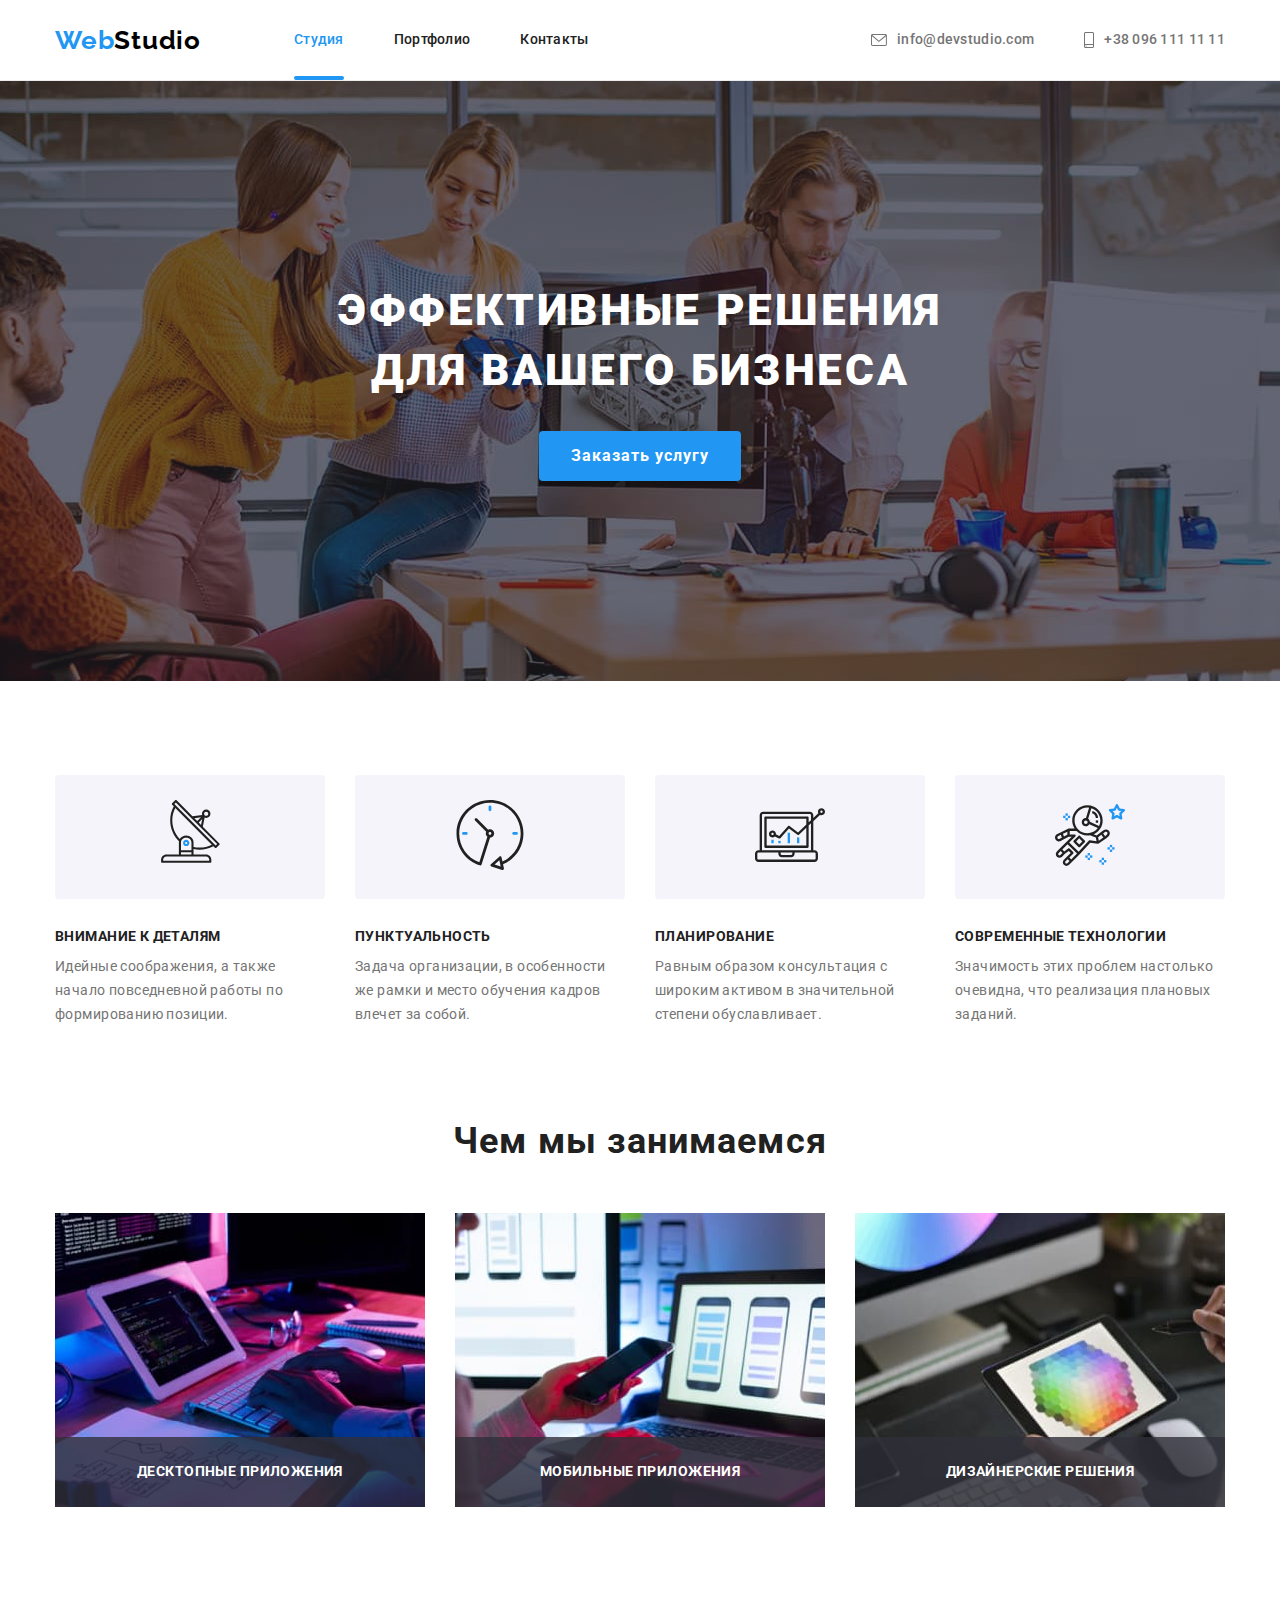
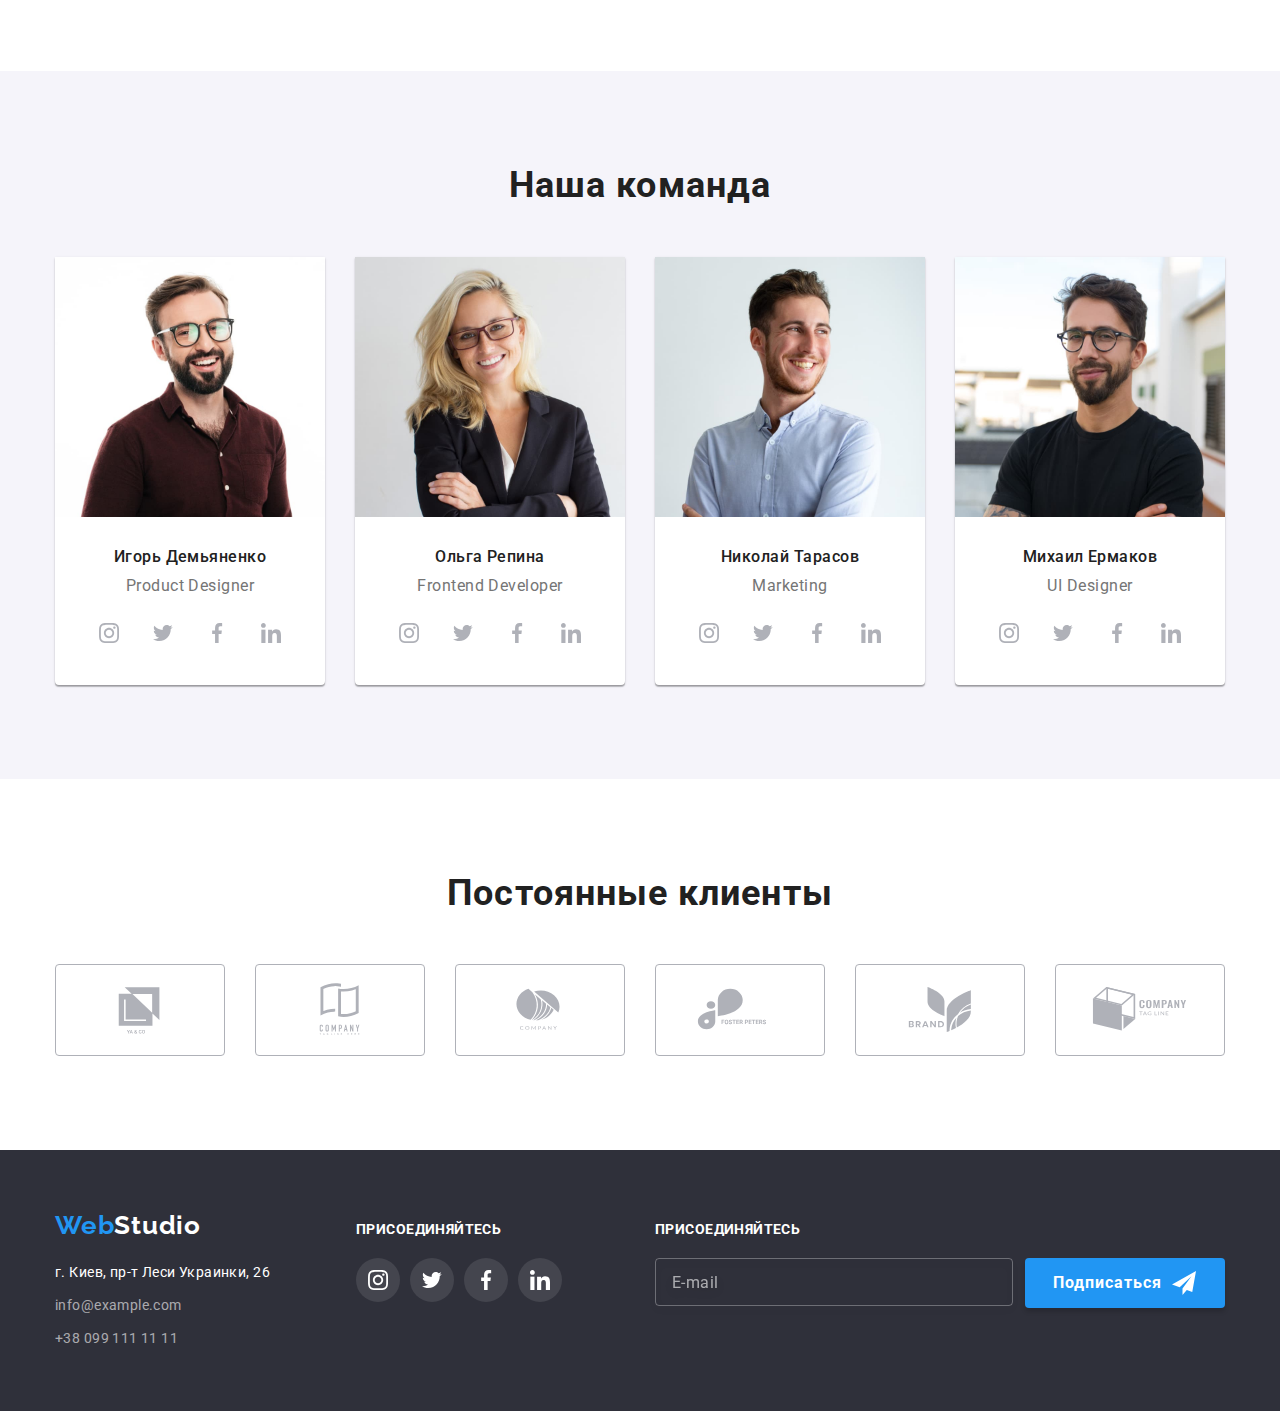
<file: index.html>
<!DOCTYPE html>
<html lang="ru">
  <head>
    <meta charset="UTF-8" />
    <meta http-equiv="X-UA-Compatible" content="IE=edge" />
    <meta name="viewport" content="width=device-width, initial-scale=1.0" />
    <title>Студия</title>
    <link rel="preconnect" href="https://fonts.googleapis.com" />
    <link rel="preconnect" href="https://fonts.gstatic.com" crossorigin />
    <link
      href="https://fonts.googleapis.com/css2?family=Raleway:wght@700&family=Roboto:wght@400;500;700;900&display=swap"
      rel="stylesheet"
    />
    <link
      rel="stylesheet"
      href="https://cdnjs.cloudflare.com/ajax/libs/modern-normalize/1.1.0/modern-normalize.min.css"
    />
    <link rel="stylesheet" href="./css/styles.css" />
  </head>
  <body>
    <header class="page-header">
      <div class="container">
        <nav class="main-nav">
          <a class="logo-blue text-decoration-nav" href="./index.html" lang="en"
            >Web<span class="logo-dark">Studio</span></a
          >
          <ul class="site-nav site-ul site-nav-header">
            <li class="item">
              <a href="./index.html" class="site-nav-item text-decoration-nav current">Студия</a>
            </li>
            <li class="item">
              <a href="./portfolio.html" class="site-nav-item text-decoration-nav">Портфолио</a>
            </li>
            <li class="item">
              <a href="" class="site-nav-item text-decoration-nav">Контакты</a>
            </li>
          </ul>
        </nav>
        <ul class="contacts-header site-ul site-nav-header">
          <li class="item">
            <a
              class="contacts-item contacts-item-mail text-decoration-nav"
              href="mailto:info@devstudio.com"
            >
              <svg class="icon-email" width="16" height="12">
                <use href="./images/sprite.svg#icon-email"></use>
              </svg>
              info@devstudio.com</a
            >
          </li>
          <li class="item">
            <a class="contacts-item contacts-item-tel text-decoration-nav" href="tel:+380961111111">
              <svg class="icon-tel" width="10" height="16">
                <use href="./images/sprite.svg#icon-smartphone"></use>
              </svg>
              +38 096 111 11 11</a
            >
          </li>
        </ul>
      </div>
    </header>
    <main>
      <section class="hero hero-overlay">
        <div class="container">
          <h1 class="hero-title">
            Эффективные решения <span class="indent">для вашего бизнеса</span>
          </h1>
          <button class="hero-button" type="button" data-modal-open>Заказать услугу</button>
          <div class="backdrop is-hidden" data-modal>
            <div class="modal">
              <button data-modal-close class="modal-icon-close">
                <svg width="11" height="11  ">
                  <use class="" href="./images/sprite.svg#icon-close-black"></use>
                </svg>
              </button>
              <form class="contact-form-wrapper">
                <b class="contact-form-title">Оставьте свои данные, мы вам перезвоним</b>
                <label class="contact-form-type"
                  >Имя
                  <span class="contact-form-input-wrapper">
                    <input
                      type="text"
                      name="user_name"
                      class="contact-form-input"
                      required
                      minlength="2"
                      pattern="^[а-яА-Яа-яА-Яa-zA-Z]+\s[а-яА-Яа-яА-Яa-zA-Z]+$"
                    />
                    <svg class="contact-form-icon" width="18" height="18">
                      <use href="./images/sprite.svg#icon-person-black-18dp"></use>
                    </svg>
                  </span>
                </label>
                <label class="contact-form-type"
                  >Телефон
                  <span class="contact-form-input-wrapper">
                    <input
                      type="tel"
                      name="user_phone"
                      class="contact-form-input"
                      required
                      pattern="[0-9]{3}-[0-9]{3}-[0-9]{2}-[0-9]{2}"
                      title="066-xxx-xx-xx"
                    />
                    <svg class="contact-form-icon" width="18" height="18">
                      <use href="./images/sprite.svg#icon-phone-black-18dp"></use>
                    </svg>
                  </span>
                </label>
                <label class="contact-form-type"
                  >Почта
                  <span class="contact-form-input-wrapper">
                    <input type="email" name="user_email" class="contact-form-input" required />
                    <svg class="contact-form-icon" width="18" height="18">
                      <use href="./images/sprite.svg#icon-email-black-18dp"></use>
                    </svg>
                  </span>
                </label>
                <label for="user-confirm" class="contact-form-type">Комментарий</label>
                <textarea
                  name="user_message"
                  class="contact-form-input-message"
                  placeholder="Введите текст"
                ></textarea>
                <span class="confirmation-wrapper">
                  <input
                    type="checkbox"
                    name="user_confirmation"
                    required
                    id="user-confirm"
                    class="contact-form-checkbox visually-hidden"
                  />
                  <label for="user-confirm" class="contact-form-confirm">
                    Соглашаюсь с рассылкой и принимаю
                    <a href="" class="contact-form-confirm-link">Условия договора</a></label
                  >
                </span>

                <button type="submit" class="contact-form-btn">Отправить</button>
              </form>
            </div>
          </div>
        </div>
      </section>
      <section class="features section-no-padding-btm features-list">
        <div class="container">
          <h2 class="section-title visually-hidden">Особенности</h2>
          <ul class="site-ul feature-list">
            <li class="item">
              <div class="features-icon">
                <svg class="icon" width="70" height="70">
                  <use href="./images/sprite.svg#icon-antenna"></use>
                </svg>
              </div>
              <h3 class="features-title">Внимание к деталям</h3>
              <p class="features-description">
                Идейные соображения, а также начало повседневной работы по формированию позиции.
              </p>
            </li>
            <li class="item">
              <div class="features-icon">
                <svg class="icon" width="70" height="70">
                  <use href="./images/sprite.svg#icon-clock"></use>
                </svg>
              </div>
              <h3 class="features-title">Пунктуальность</h3>
              <p class="features-description">
                Задача организации, в особенности же рамки и место обучения кадров влечет за собой.
              </p>
            </li>
            <li class="item">
              <div class="features-icon">
                <svg class="icon" width="70" height="70">
                  <use href="./images/sprite.svg#icon-diagram"></use>
                </svg>
              </div>
              <h3 class="features-title">Планирование</h3>
              <p class="features-description">
                Равным образом консультация с широким активом в значительной степени обуславливает.
              </p>
            </li>
            <li class="item">
              <div class="features-icon">
                <svg class="icon" width="70" height="70">
                  <use href="./images/sprite.svg#icon-astronaut"></use>
                </svg>
              </div>
              <h3 class="features-title">Современные технологии</h3>
              <p class="features-description">
                Значимость этих проблем настолько очевидна, что реализация плановых заданий.
              </p>
            </li>
          </ul>
        </div>
      </section>
      <section class="our-work section">
        <div class="container">
          <h2 class="section-title">Чем мы занимаемся</h2>
          <ul class="site-ul work-list">
            <li class="item">
              <div class="work-img-wrapper">
                <img
                  src="./images/about-img-1.jpeg"
                  alt="Декстопные приложения"
                  width="370"
                  height="294"
                />
                <p class="work-img-wrapper-item">Десктопные приложения</p>
              </div>
            </li>
            <li class="item">
              <div class="work-img-wrapper">
                <img
                  src="./images/about-img-2.jpeg"
                  alt="Мобильные приложения"
                  width="370"
                  height="294"
                />
                <p class="work-img-wrapper-item">Мобильные приложения</p>
              </div>
            </li>
            <li class="item">
              <div class="work-img-wrapper">
                <img
                  src="./images/about-img-3.jpeg"
                  alt="Дизайнерские решения"
                  width="370"
                  height="294"
                />
                <p class="work-img-wrapper-item">Дизайнерские решения</p>
              </div>
            </li>
          </ul>
        </div>
      </section>
      <section class="our-team section">
        <div class="container">
          <h2 class="section-title">Наша команда</h2>
          <ul class="site-ul team-list">
            <li class="team-card item">
              <img
                class="team-item"
                src="./images/team-img-1.jpeg"
                alt="Игорь Демьяненко"
                width="270"
                height="260"
              />
              <div class="team-wrapper">
                <h3 class="team-item-title">Игорь Демьяненко</h3>
                <p class="team-iteam-description" lang="en">Product Designer</p>
                <ul class="site-ul team-social">
                  <li class="team-social-item">
                    <a class="social-link" href="/">
                      <svg width="20" height="20">
                        <use class="" href="./images/sprite.svg#icon-instagram"></use>
                      </svg>
                    </a>
                  </li>
                  <li class="team-social-item">
                    <a class="social-link" href="/">
                      <svg width="20" height="20">
                        <use href="./images/sprite.svg#icon-twitter"></use>
                      </svg>
                    </a>
                  </li>
                  <li class="team-social-item">
                    <a class="social-link" href="/">
                      <svg width="20" height="20">
                        <use href="./images/sprite.svg#icon-facebook"></use>
                      </svg>
                    </a>
                  </li>
                  <li class="team-social-item">
                    <a class="social-link" href="/">
                      <svg width="20" height="20">
                        <use href="./images/sprite.svg#icon-linkedin"></use>
                      </svg>
                    </a>
                  </li>
                </ul>
              </div>
            </li>
            <li class="team-card item">
              <img
                class="team-item"
                src="./images/team-img-2.jpeg"
                alt="Ольга Репина"
                width="270"
                height="260"
              />
              <div class="team-wrapper">
                <h3 class="team-item-title">Ольга Репина</h3>
                <p class="team-iteam-description" lang="en">Frontend Developer</p>
                <ul class="site-ul team-social">
                  <li class="team-social-item">
                    <a class="social-link" href="/">
                      <svg width="20" height="20">
                        <use class="" href="./images/sprite.svg#icon-instagram"></use>
                      </svg>
                    </a>
                  </li>
                  <li class="team-social-item">
                    <a class="social-link" href="/">
                      <svg width="20" height="20">
                        <use href="./images/sprite.svg#icon-twitter"></use>
                      </svg>
                    </a>
                  </li>
                  <li class="team-social-item">
                    <a class="social-link" href="/">
                      <svg width="20" height="20">
                        <use href="./images/sprite.svg#icon-facebook"></use>
                      </svg>
                    </a>
                  </li>
                  <li class="team-social-item">
                    <a class="social-link" href="/">
                      <svg width="20" height="20">
                        <use href="./images/sprite.svg#icon-linkedin"></use>
                      </svg>
                    </a>
                  </li>
                </ul>
              </div>
            </li>
            <li class="team-card item">
              <img
                class="team-item"
                src="./images/team-img-3.jpeg"
                alt="Николай Тарасов"
                width="270"
                height="260"
              />
              <div class="team-wrapper">
                <h3 class="team-item-title">Николай Тарасов</h3>
                <p class="team-iteam-description" lang="en">Marketing</p>
                <ul class="site-ul team-social">
                  <li class="team-social-item">
                    <a class="social-link" href="/">
                      <svg width="20" height="20">
                        <use class="" href="./images/sprite.svg#icon-instagram"></use>
                      </svg>
                    </a>
                  </li>
                  <li class="team-social-item">
                    <a class="social-link" href="/">
                      <svg width="20" height="20">
                        <use href="./images/sprite.svg#icon-twitter"></use>
                      </svg>
                    </a>
                  </li>
                  <li class="team-social-item">
                    <a class="social-link" href="/">
                      <svg width="20" height="20">
                        <use href="./images/sprite.svg#icon-facebook"></use>
                      </svg>
                    </a>
                  </li>
                  <li class="team-social-item">
                    <a class="social-link" href="/">
                      <svg width="20" height="20">
                        <use href="./images/sprite.svg#icon-linkedin"></use>
                      </svg>
                    </a>
                  </li>
                </ul>
              </div>
            </li>
            <li class="team-card item">
              <img
                class="team-item"
                src="./images/team-img-4.jpeg"
                alt="Михаил Ермаков"
                width="270"
                height="260"
              />
              <div class="team-wrapper">
                <h3 class="team-item-title">Михаил Ермаков</h3>
                <p class="team-iteam-description" lang="en">UI Designer</p>
                <ul class="site-ul team-social">
                  <li class="team-social-item">
                    <a class="social-link" href="/">
                      <svg width="20" height="20">
                        <use class="" href="./images/sprite.svg#icon-instagram"></use>
                      </svg>
                    </a>
                  </li>
                  <li class="team-social-item">
                    <a class="social-link" href="/">
                      <svg width="20" height="20">
                        <use href="./images/sprite.svg#icon-twitter"></use>
                      </svg>
                    </a>
                  </li>
                  <li class="team-social-item">
                    <a class="social-link" href="/">
                      <svg width="20" height="20">
                        <use href="./images/sprite.svg#icon-facebook"></use>
                      </svg>
                    </a>
                  </li>
                  <li class="team-social-item">
                    <a class="social-link" href="/">
                      <svg width="20" height="20">
                        <use href="./images/sprite.svg#icon-linkedin"></use>
                      </svg>
                    </a>
                  </li>
                </ul>
              </div>
            </li>
          </ul>
        </div>
      </section>
      <section class="our-clients section">
        <div class="container">
          <h2 class="section-title">Постоянные клиенты</h2>
          <ul class="clients-list site-ul">
            <li class="clients-item">
              <svg width="106" height="60">
                <use href="./images/sprite.svg#icon-client-ya-co"></use>
              </svg>
            </li>
            <li class="clients-item">
              <svg width="106" height="60">
                <use href="./images/sprite.svg#icon-client-tagline-here"></use>
              </svg>
            </li>
            <li class="clients-item">
              <svg width="106" height="60">
                <use href="./images/sprite.svg#icon-client-company"></use>
              </svg>
            </li>
            <li class="clients-item">
              <svg width="106" height="60">
                <use href="./images/sprite.svg#icon-client-foster-peters"></use>
              </svg>
            </li>
            <li class="clients-item">
              <svg width="106" height="60">
                <use href="./images/sprite.svg#icon-client-brand"></use>
              </svg>
            </li>
            <li class="clients-item">
              <svg width="106" height="60">
                <use href="./images/sprite.svg#icon-client-tag-line"></use>
              </svg>
            </li>
          </ul>
        </div>
      </section>
    </main>
    <footer class="page-footer">
      <div class="container footer-section">
        <div class="address-section">
          <a class="logo-blue text-decoration-nav" href="./index.html" lang="en"
            >Web<span class="logo-light">Studio</span></a
          >
          <address class="address">
            <ul class="site-ul">
              <li>
                <p class="footer-address">г. Киев, пр-т Леси Украинки, 26</p>
              </li>
              <li class="footer-contacts-list">
                <a class="footer-contacts-item text-decoration-nav" href="mailto:info@example.com"
                  >info@example.com</a
                >
              </li>
              <li class="footer-contacts-list">
                <a class="footer-contacts-item text-decoration-nav" href="tel:+380991111111"
                  >+38 099 111 11 11</a
                >
              </li>
            </ul>
          </address>
        </div>
        <div class="social-section">
          <h3 class="social-title">присоединяйтесь</h3>
          <ul class="social-list-footer site-ul">
            <li class="social-item-footer">
              <a class="social-link" href="/">
                <svg width="20" height="20">
                  <use class="" href="./images/sprite.svg#icon-instagram"></use>
                </svg>
              </a>
            </li>
            <li class="social-item-footer">
              <a class="social-link" href="/">
                <svg width="20" height="20">
                  <use href="./images/sprite.svg#icon-twitter"></use>
                </svg>
              </a>
            </li>
            <li class="social-item-footer">
              <a class="social-link" href="/">
                <svg width="20" height="20">
                  <use href="./images/sprite.svg#icon-facebook"></use>
                </svg>
              </a>
            </li>
            <li class="social-item-footer">
              <a class="social-link" href="/">
                <svg width="20" height="20">
                  <use href="./images/sprite.svg#icon-linkedin"></use>
                </svg>
              </a>
            </li>
          </ul>
        </div>
        <div class="contact-form-footer">
          <p class="social-title">присоединяйтесь</p>
          <form class="contact-form-footer-wrapper">
            <input
              type="email"
              name="user_email_news"
              class="contact-form-news"
              required
              minlength="2"
              placeholder="E-mail"
            />
            <button type="submit" class="contact-form-news-btn">
              Подписаться
              <svg class="news-btn-icon" width="24px" height="24px">
                <use href="./images/sprite.svg#icon-icon-send"></use>
              </svg>
            </button>
          </form>
        </div>
      </div>
    </footer>
    <script src="./js/modal.js"></script>
  </body>
</html>
</file>
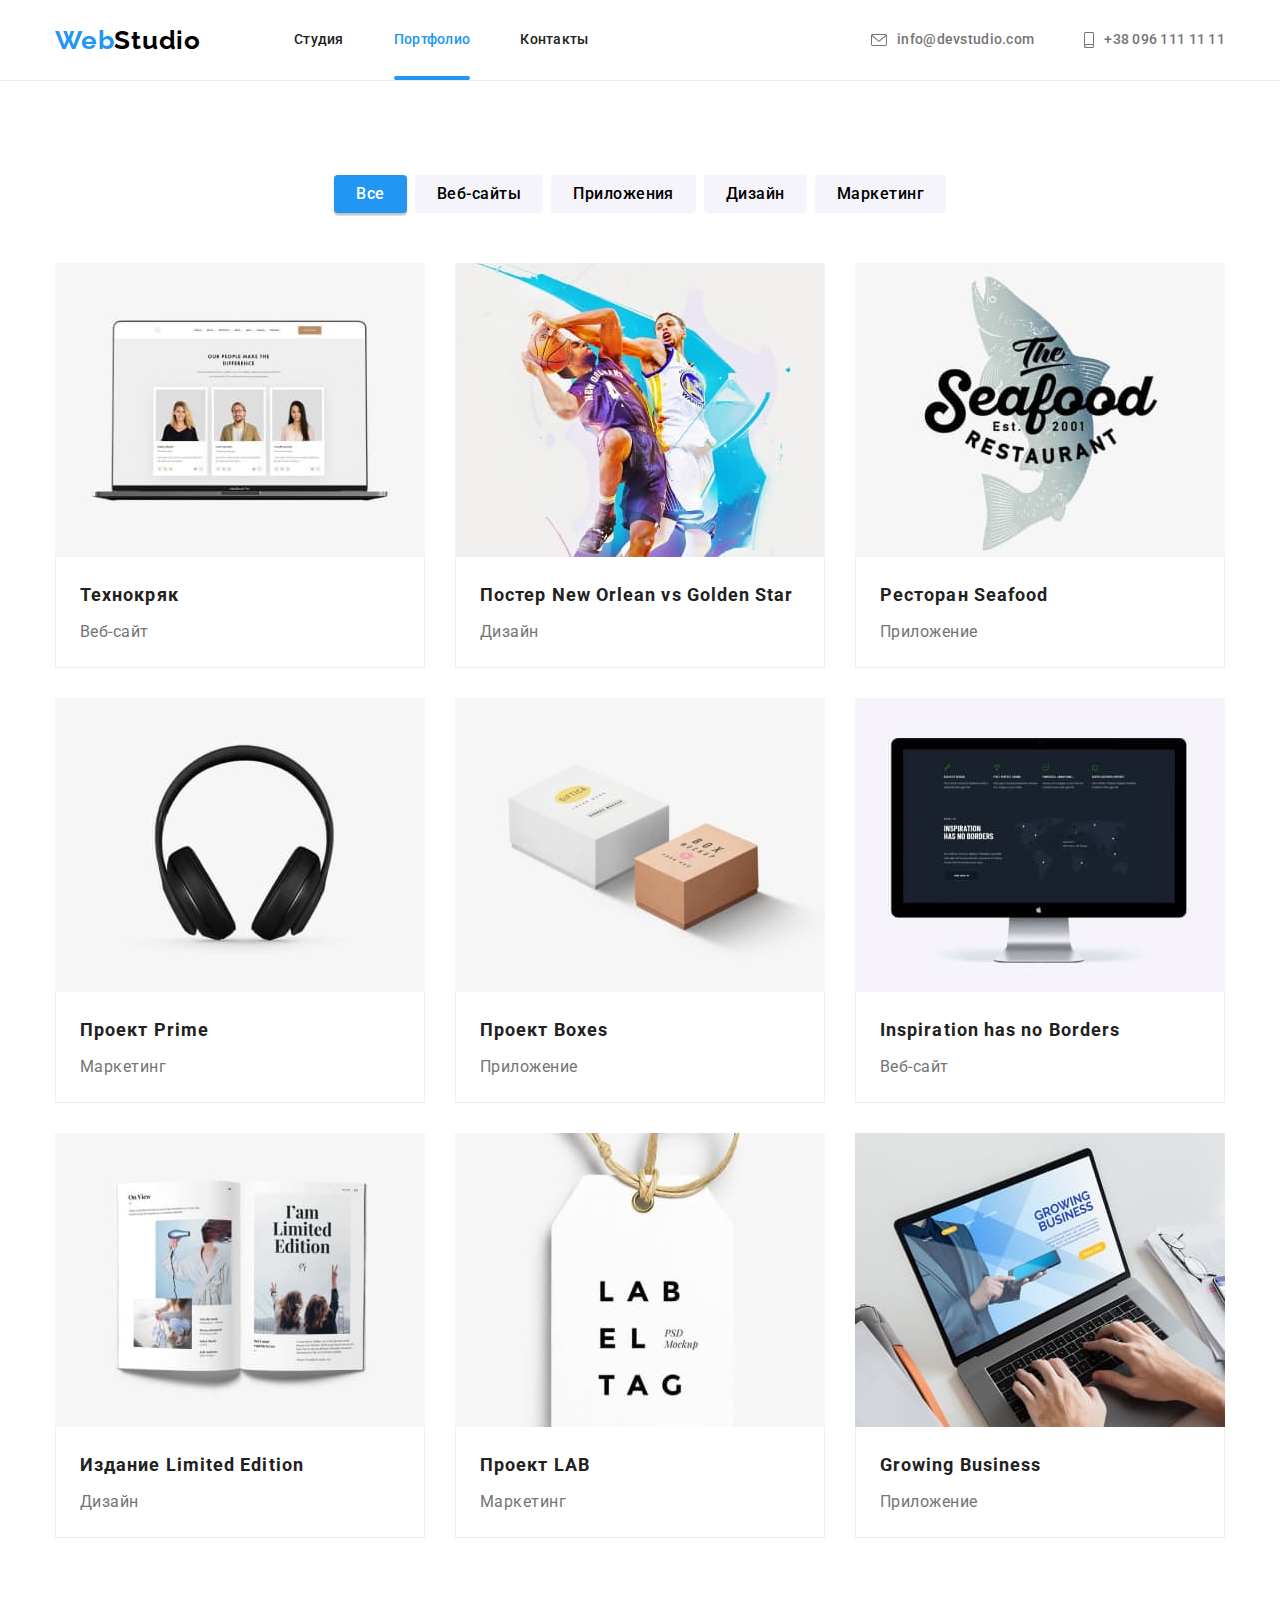
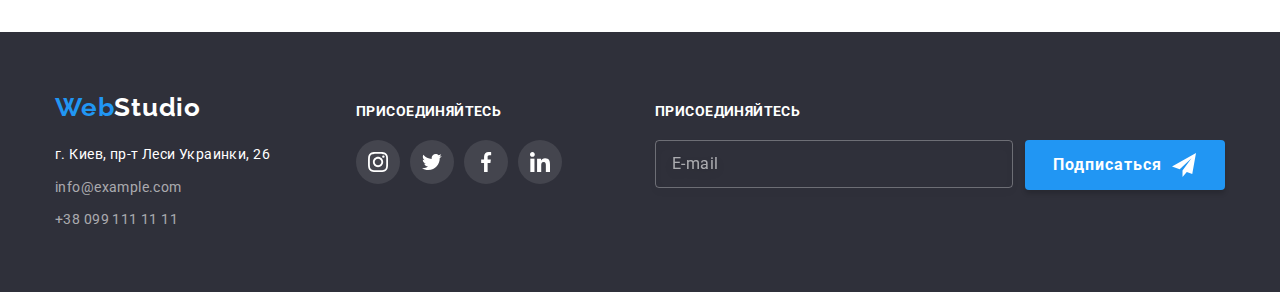
<file: portfolio.html>
<!DOCTYPE html>
<html lang="ru">
  <head>
    <meta charset="UTF-8" />
    <meta http-equiv="X-UA-Compatible" content="IE=edge" />
    <meta name="viewport" content="width=device-width, initial-scale=1.0" />
    <title>Портфолио</title>
    <link rel="preconnect" href="https://fonts.googleapis.com" />
    <link rel="preconnect" href="https://fonts.gstatic.com" crossorigin />
    <link
      href="https://fonts.googleapis.com/css2?family=Raleway:wght@700&family=Roboto:wght@400;500;700;900&display=swap"
      rel="stylesheet"
    />
    <link
      rel="stylesheet"
      href="https://cdnjs.cloudflare.com/ajax/libs/modern-normalize/1.1.0/modern-normalize.min.css"
    />
    <link rel="stylesheet" href="./css/styles.css" />
  </head>
  <body>
    <header class="page-header">
      <div class="container">
        <nav class="main-nav">
          <a class="logo-blue text-decoration-nav" href="./index.html" lang="en"
            >Web<span class="logo-dark">Studio</span></a
          >
          <ul class="site-nav site-ul site-nav-header">
            <li class="item">
              <a href="./index.html" class="site-nav-item text-decoration-nav">Студия</a>
            </li>
            <li class="item">
              <a href="./portfolio.html" class="site-nav-item text-decoration-nav current"
                >Портфолио</a
              >
            </li>
            <li class="item">
              <a href="" class="site-nav-item text-decoration-nav">Контакты</a>
            </li>
          </ul>
        </nav>
        <ul class="contacts-header site-ul site-nav-header">
          <li class="item">
            <a
              class="contacts-item contacts-item-mail text-decoration-nav"
              href="mailto:info@devstudio.com"
            >
              <svg class="icon-email" width="16" height="12">
                <use href="./images/sprite.svg#icon-email"></use>
              </svg>
              info@devstudio.com</a
            >
          </li>
          <li class="item">
            <a class="contacts-item contacts-item-tel text-decoration-nav" href="tel:+380961111111">
              <svg class="icon-tel" width="10" height="16">
                <use href="./images/sprite.svg#icon-smartphone"></use>
              </svg>
              +38 096 111 11 11</a
            >
          </li>
        </ul>
      </div>
    </header>
    <main>
      <section class="section-portfolio section">
        <div class="container">
          <h1 class="section-title visually-hidden">Наши работы</h1>
          <ul class="site-ul section-ul button-list">
            <li class="item">
              <button class="portfolio-button active" type="button">Все</button>
            </li>
            <li class="item">
              <button class="portfolio-button" type="button">Веб-сайты</button>
            </li>
            <li class="item">
              <button class="portfolio-button" type="button">Приложения</button>
            </li>
            <li class="item">
              <button class="portfolio-button" type="button">Дизайн</button>
            </li>
            <li class="item">
              <button class="portfolio-button" type="button">Маркетинг</button>
            </li>
          </ul>
          <ul class="site-ul portfolio-list">
            <li class="portfolio-card item">
              <a href="" class="portfolio-link">
                <div class="portfolio-card-list-overlay">
                  <img
                    class="image-card"
                    src="./images/portfolio-img-1.jpeg"
                    alt="Веб-сайт Технокряк"
                    width="370"
                  />
                  <p class="portfolio-card-overlay">
                    Технокряк это современная площадка распространения коронавируса. Компании
                    используют эту платформу для цифрового шпионажа и атак на защищённые сервера
                    конкурентов.
                  </p>
                </div>
                <div class="portfolio-wrapper">
                  <h2 class="portfolio-title">Технокряк</h2>
                  <p class="portfolio-description">Веб-сайт</p>
                </div>
              </a>
            </li>
            <li class="portfolio-card item">
              <a href="" class="portfolio-link">
                <div class="portfolio-card-list-overlay">
                  <img
                    class="image-card"
                    src="./images/portfolio-img-2.jpeg"
                    alt="Постер Новый Орлеан против Золотой Звезды"
                    width="370"
                  />
                  <p class="portfolio-card-overlay">
                    Технокряк это современная площадка распространения коронавируса. Компании
                    используют эту платформу для цифрового шпионажа и атак на защищённые сервера
                    конкурентов.
                  </p>
                </div>
                <div class="portfolio-wrapper">
                  <h2 class="portfolio-title">
                    Постер <span lang="en">New Orlean vs Golden Star</span>
                  </h2>
                  <p class="portfolio-description">Дизайн</p>
                </div>
              </a>
            </li>
            <li class="portfolio-card item">
              <a href="" class="portfolio-link">
                <div class="portfolio-card-list-overlay">
                  <img
                    class="image-card"
                    src="./images/portfolio-img-3.jpeg"
                    alt="Ресторан Сифуд"
                    width="370"
                  />
                  <p class="portfolio-card-overlay">
                    Технокряк это современная площадка распространения коронавируса. Компании
                    используют эту платформу для цифрового шпионажа и атак на защищённые сервера
                    конкурентов.
                  </p>
                </div>
                <div class="portfolio-wrapper">
                  <h2 class="portfolio-title">Ресторан <span lang="en">Seafood</span></h2>
                  <p class="portfolio-description">Приложение</p>
                </div>
              </a>
            </li>
            <li class="portfolio-card item">
              <a href="" class="portfolio-link">
                <div class="portfolio-card-list-overlay">
                  <img
                    class="image-card"
                    src="./images/portfolio-img-4.jpeg"
                    alt="Проект Прайм"
                    width="370"
                  />
                  <p class="portfolio-card-overlay">
                    Технокряк это современная площадка распространения коронавируса. Компании
                    используют эту платформу для цифрового шпионажа и атак на защищённые сервера
                    конкурентов.
                  </p>
                </div>
                <div class="portfolio-wrapper">
                  <h2 class="portfolio-title">Проект <span lang="en">Prime</span></h2>
                  <p class="portfolio-description">Маркетинг</p>
                </div>
              </a>
            </li>
            <li class="portfolio-card item">
              <a href="" class="portfolio-link">
                <div class="portfolio-card-list-overlay">
                  <img
                    class="image-card"
                    src="./images/portfolio-img-5.jpeg"
                    alt="Проект Боксес"
                    width="370"
                  />
                  <p class="portfolio-card-overlay">
                    Технокряк это современная площадка распространения коронавируса. Компании
                    используют эту платформу для цифрового шпионажа и атак на защищённые сервера
                    конкурентов.
                  </p>
                </div>
                <div class="portfolio-wrapper">
                  <h2 class="portfolio-title">Проект <span lang="en">Boxes</span></h2>
                  <p class="portfolio-description">Приложение</p>
                </div>
              </a>
            </li>
            <li class="portfolio-card item">
              <a href="" class="portfolio-link">
                <div class="portfolio-card-list-overlay">
                  <img
                    class="image-card"
                    src="./images/portfolio-img-6.jpeg"
                    alt="Веб-сайт Вдохновение не имеет границ"
                    width="370"
                  />
                  <p class="portfolio-card-overlay">
                    Технокряк это современная площадка распространения коронавируса. Компании
                    используют эту платформу для цифрового шпионажа и атак на защищённые сервера
                    конкурентов.
                  </p>
                </div>
                <div class="portfolio-wrapper">
                  <h2 class="portfolio-title" lang="en">Inspiration has no Borders</h2>
                  <p class="portfolio-description">Веб-сайт</p>
                </div>
              </a>
            </li>
            <li class="portfolio-card item">
              <a href="" class="portfolio-link">
                <div class="portfolio-card-list-overlay">
                  <img
                    class="image-card"
                    src="./images/portfolio-img-7.jpeg"
                    alt="Издание Лимитед Эдишн"
                    width="370"
                  />
                  <p class="portfolio-card-overlay">
                    Технокряк это современная площадка распространения коронавируса. Компании
                    используют эту платформу для цифрового шпионажа и атак на защищённые сервера
                    конкурентов.
                  </p>
                </div>
                <div class="portfolio-wrapper">
                  <h2 class="portfolio-title">Издание <span lang="en">Limited Edition</span></h2>
                  <p class="portfolio-description">Дизайн</p>
                </div>
              </a>
            </li>
            <li class="portfolio-card item">
              <a href="" class="portfolio-link">
                <div class="portfolio-card-list-overlay">
                  <img
                    class="image-card"
                    src="./images/portfolio-img-8.jpeg"
                    alt="Проект ЛАБ"
                    width="370"
                  />
                  <p class="portfolio-card-overlay">
                    Технокряк это современная площадка распространения коронавируса. Компании
                    используют эту платформу для цифрового шпионажа и атак на защищённые сервера
                    конкурентов.
                  </p>
                </div>
                <div class="portfolio-wrapper">
                  <h2 class="portfolio-title">Проект <span lang="en">LAB</span></h2>
                  <p class="portfolio-description">Маркетинг</p>
                </div>
              </a>
            </li>
            <li class="portfolio-card item">
              <a href="" class="portfolio-link">
                <div class="portfolio-card-list-overlay">
                  <img
                    class="image-card"
                    src="./images/portfolio-img-9.jpeg"
                    alt="Приложение Растущий бизнес"
                    width="370"
                  />
                  <p class="portfolio-card-overlay">
                    Технокряк это современная площадка распространения коронавируса. Компании
                    используют эту платформу для цифрового шпионажа и атак на защищённые сервера
                    конкурентов.
                  </p>
                </div>
                <div class="portfolio-wrapper">
                  <h2 class="portfolio-title" lang="en">Growing Business</h2>
                  <p class="portfolio-description">Приложение</p>
                </div>
              </a>
            </li>
          </ul>
        </div>
      </section>
    </main>
    <footer class="page-footer">
      <div class="container footer-section">
        <div class="address-section">
          <a class="logo-blue text-decoration-nav" href="./index.html" lang="en"
            >Web<span class="logo-light">Studio</span></a
          >
          <address class="address">
            <ul class="site-ul">
              <li>
                <p class="footer-address">г. Киев, пр-т Леси Украинки, 26</p>
              </li>
              <li class="footer-contacts-list">
                <a class="footer-contacts-item text-decoration-nav" href="mailto:info@example.com"
                  >info@example.com</a
                >
              </li>
              <li class="footer-contacts-list">
                <a class="footer-contacts-item text-decoration-nav" href="tel:+380991111111"
                  >+38 099 111 11 11</a
                >
              </li>
            </ul>
          </address>
        </div>
        <div class="social-section">
          <h3 class="social-title">присоединяйтесь</h3>
          <ul class="social-list-footer site-ul">
            <li class="social-item-footer">
              <a class="social-link" href="/">
                <svg width="20" height="20">
                  <use class="" href="./images/sprite.svg#icon-instagram"></use>
                </svg>
              </a>
            </li>
            <li class="social-item-footer">
              <a class="social-link" href="/">
                <svg width="20" height="20">
                  <use href="./images/sprite.svg#icon-twitter"></use>
                </svg>
              </a>
            </li>
            <li class="social-item-footer">
              <a class="social-link" href="/">
                <svg width="20" height="20">
                  <use href="./images/sprite.svg#icon-facebook"></use>
                </svg>
              </a>
            </li>
            <li class="social-item-footer">
              <a class="social-link" href="/">
                <svg width="20" height="20">
                  <use href="./images/sprite.svg#icon-linkedin"></use>
                </svg>
              </a>
            </li>
          </ul>
        </div>
        <div class="contact-form-footer">
          <p class="social-title">присоединяйтесь</p>
          <form class="contact-form-footer-wrapper">
            <input
              type="email"
              name="user_email_news"
              class="contact-form-news"
              required
              minlength="2"
              placeholder="E-mail"
            />
            <button type="submit" class="contact-form-news-btn">
              Подписаться
              <svg class="news-btn-icon" width="24px" height="24px">
                <use href="./images/sprite.svg#icon-icon-send"></use>
              </svg>
            </button>
          </form>
        </div>
      </div>
    </footer>
  </body>
</html>
</file>
<file: css/styles.css>
:root {
  --main-background-color: #ffffff;
  --secondary-background-color: #f5f4fa;
  --portfolio-buttons-color: #f5f4fa;
  --main-light-color: #ffffff;
  --main-text-color: #212121;
  --secondary-text-color: #757575;
  --main-accent-color: #2196f3;
  --secondary-accent-color: #188ce8;
  --hero-footer-background: #2f303a;
  --portffolio-background: #eeeeee;
  --hero-overlay: rgba(47, 48, 58, 0.4);
  --header-border-bottom: #ececec;
  --logo-dark-color: #000000;
  --team-social-icons: #afb1b8;
}
body {
  font-family: Roboto, sans-serif;
  font-style: normal;
  font-weight: normal;
  color: var(--main-text-color);
  background-color: var(--main-background-color);
}
h1,
h2,
h3,
h4,
h5,
h6,
p {
  margin: 0;
}
img {
  display: block;
}

.page-header {
  border-bottom: 1px solid var(--header-border-bottom);
}
.page-header .container {
  display: flex;
}
.container {
  width: 1200px;
  padding-left: 15px;
  padding-right: 15px;
  margin: 0 auto;
}
.main-nav {
  display: flex;
  align-items: center;
}
.logo-blue {
  font-family: Raleway, sans-serif;
  color: var(--main-accent-color);
  font-weight: bold;
  font-size: 26px;
  line-height: 1.19;
  letter-spacing: 0.03em;
  padding: 0;
  margin: 0;
}
.logo-dark {
  color: var(--logo-dark-color);
}
.site-nav .item:not(:last-child) {
  margin-right: 50px;
}
.site-ul {
  list-style: none;
  padding: 0;
  margin: 0;
}
.site-nav-header {
  display: flex;
}
.text-decoration-nav {
  text-decoration: none;
}
.site-nav {
  margin: 0 0 0 93px;
}
.site-nav-item {
  display: block;
  padding-top: 32px;
  font-weight: 500;
  font-size: 14px;
  line-height: 1.14;
  letter-spacing: 0.02em;
  color: var(--main-text-color);
  transition: color 250ms cubic-bezier(0.4, 0, 0.2, 1) 0ms;
}
.site-nav-item:hover,
.site-nav-item:focus {
  color: var(--main-accent-color);
}
.contacts-header .item + .item {
  margin-left: 50px;
}
.contacts-header {
  margin-left: auto;
}
.icon-email {
  width: 16px;
  margin-right: 10px;
}
.icon-tel {
  width: 10px;
  margin-right: 10px;
}
.contacts-item {
  display: flex;
  align-items: center;
  padding-top: 32px;
  padding-bottom: 32px;
  margin-left: auto;
  font-weight: 500;
  font-size: 14px;
  line-height: 1.14;
  letter-spacing: 0.02em;
  color: var(--secondary-text-color);
  fill: var(--secondary-text-color);
  transition: color 250ms cubic-bezier(0.4, 0, 0.2, 1) 0ms,
    fill 250ms cubic-bezier(0.4, 0, 0.2, 1) 0ms;
}
.contacts-item:hover,
.contacts-item:focus {
  color: var(--main-accent-color);
  fill: var(--main-accent-color);
}
.section {
  padding-top: 94px;
  padding-bottom: 94px;
}
.section-no-padding-btm {
  padding-top: 94px;
  padding-bottom: 0;
}
.hero {
  background: var(--hero-footer-background);
  text-align: center;
  padding: 200px 0;
}
.hero-overlay {
  max-width: 1600px;
  min-height: 600px;
  margin: 0 auto;
  background-image: linear-gradient(to right, var(--hero-overlay), var(--hero-overlay)),
    url(../images/hero-bg-img.jpeg);
  background-repeat: no-repeat;
  background-position: center;
  background-size: cover;
}
.hero-title {
  margin-bottom: 30px;
  font-weight: 900;
  font-size: 44px;
  line-height: 1.36;
  letter-spacing: 0.06em;
  text-transform: uppercase;
  color: var(--main-light-color);
}
.indent {
  display: block;
}
.hero-button {
  display: inline-block;
  font-family: inherit;
  min-width: 200px;
  padding: 10px 32px;
  box-shadow: 0px 4px 4px rgba(0, 0, 0, 0.15);
  border-radius: 4px;
  color: var(--main-light-color);
  background-color: var(--main-accent-color);
  cursor: pointer;
  font-weight: bold;
  font-size: 16px;
  line-height: 1.87;
  letter-spacing: 0.06em;
  border: none;
  transition: background-color 250ms cubic-bezier(0.4, 0, 0.2, 1) 0ms;
}
.hero-button:hover,
.hero-button:focus {
  background-color: var(--secondary-accent-color);
}
.section-title {
  margin-top: 0;
  margin-bottom: 50px;
  font-weight: bold;
  font-size: 36px;
  line-height: 1.16;
  text-align: center;
  letter-spacing: 0.03em;
}
.visually-hidden {
  position: absolute;
  width: 1px;
  height: 1px;
  margin: -1px;
  border: 0;
  padding: 0;
  white-space: nowrap;
  clip-path: inset(100%);
  clip: rect(0 0 0 0);
  overflow: hidden;
}
.feature-list {
  display: flex;
  flex-wrap: wrap;
}
.feature-list .item {
  width: 270px;
}
.feature-list .item:not(:last-child) {
  margin-right: 30px;
}
.item .features-icon {
  background-color: var(--portfolio-buttons-color);
  padding-top: 25px;
  padding-bottom: 25px;
  margin-bottom: 30px;
  border-radius: 4px;
  width: 270px;
}
.features-icon .icon {
  width: 270px;
  margin: 0 auto;
}
.features-title {
  margin-top: 0;
  margin-bottom: 10px;
  font-weight: bold;
  font-size: 14px;
  line-height: 1.14;
  letter-spacing: 0.03em;
  text-transform: uppercase;
  color: var(--main-text-color);
}
.features-description {
  margin-top: 0;
  margin-bottom: 0;
  font-size: 14px;
  line-height: 1.71;
  letter-spacing: 0.03em;
  color: var(--secondary-text-color);
}
.work-list {
  display: flex;
}
.work-list .item {
  flex-basis: calc((100% - 90px) / 3);
}
.work-list .item:not(:last-child) {
  margin-right: 30px;
}
.work-img-wrapper {
  position: relative;
}
.work-img-wrapper-item {
  transform: translateY(-100%);
  width: 100%;
  height: 70px;
  padding: 27px 80px;
  background: rgba(47, 48, 58, 0.8);
  font-weight: 700;
  font-size: 14px;
  line-height: 1.14;
  text-align: center;
  letter-spacing: 0.03em;
  text-transform: uppercase;
  color: var(--main-light-color);
}
.our-team {
  background-color: var(--secondary-background-color);
}
.team-list {
  display: flex;
  flex-wrap: wrap;
}
.team-list .item:not(:last-child) {
  margin-right: 30px;
}
.team-card {
  flex-basis: calc((100% - 120px) / 4);
  background: var(--main-light-color);
  box-shadow: 0px 1px 3px rgba(0, 0, 0, 0.12), 0px 1px 1px rgba(0, 0, 0, 0.14),
    0px 2px 1px rgba(0, 0, 0, 0.2);
  border-radius: 0px 0px 4px 4px;
}
.team-wrapper {
  padding: 30px 0;
}
.team-item-title {
  margin-top: 0;
  margin-bottom: 10px;
  font-weight: 500;
  font-size: 16px;
  line-height: 1.19;
  text-align: center;
  letter-spacing: 0.03em;
}
.team-iteam-description {
  margin-bottom: 16px;
  font-size: 16px;
  line-height: 1.19;
  text-align: center;
  letter-spacing: 0.03em;
  color: var(--secondary-text-color);
}
.team-social {
  display: flex;
  justify-content: center;
}
.team-social-item .social-link {
  display: flex;
  justify-content: center;
  align-items: center;
  width: 44px;
  height: 44px;
  border-radius: 50%;
  background-position: center;
  fill: var(--team-social-icons);
  transition: background-color 250ms cubic-bezier(0.4, 0, 0.2, 1) 0ms,
    fill 250ms cubic-bezier(0.4, 0, 0.2, 1) 0ms,
    border-radius 250ms cubic-bezier(0.4, 0, 0.2, 1) 0ms;
}
.team-social-item:not(:last-child) {
  margin-right: 10px;
}
.team-social-item .social-link:hover,
.team-social-item .social-link:focus {
  border-radius: 50px;
  background-color: var(--main-accent-color);
  fill: var(--main-light-color);
}
.clients-list {
  display: flex;
  flex-wrap: wrap;
}
.clients-item {
  display: flex;
  justify-content: center;
  align-items: center;
  width: 170px;
  height: 92px;
  margin-right: 30px;
  border: 1px solid var(--team-social-icons);
  box-sizing: border-box;
  border-radius: 4px;
  fill: var(--team-social-icons);
  transition: fill 250ms cubic-bezier(0.4, 0, 0.2, 1) 0ms,
    border-color 250ms cubic-bezier(0.4, 0, 0.2, 1) 0ms;
}
.clients-item:nth-child(6n + 6) {
  margin-right: 0px;
}
.clients-item:hover,
.clients-item:focus {
  fill: var(--main-accent-color);
  border-color: var(--main-accent-color);
}
.page-footer {
  padding: 60px 0;
  background-color: var(--hero-footer-background);
}
.logo-light {
  color: var(--main-light-color);
  margin-bottom: 20px;
}
.address {
  font-style: normal;
  margin-top: 20px;
}
.footer-address {
  font-size: 14px;
  line-height: 1.71;
  letter-spacing: 0.03em;
  color: var(--main-light-color);
}
.footer-contacts-list {
  margin-top: 9px;
}
.footer-contacts-item {
  font-size: 14px;
  line-height: 1.71;
  letter-spacing: 0.03em;
  color: rgba(255, 255, 255, 0.6);
  transition: color 250ms cubic-bezier(0.4, 0, 0.2, 1) 0ms;
}
.footer-contacts-item:hover,
.footer-contacts-item:focus {
  color: var(--main-accent-color);
}
.social-title {
  font-weight: bold;
  font-size: 14px;
  line-height: 1.14;
  letter-spacing: 0.03em;
  text-transform: uppercase;
  color: var(--main-light-color);
}
.footer-section {
  display: flex;
  align-items: baseline;
}
.social-list-footer {
  display: flex;
}
.social-item-footer .social-link {
  display: flex;
  justify-content: center;
  align-items: center;
  width: 44px;
  height: 44px;
  border-radius: 50%;
  background-color: rgba(255, 255, 255, 0.1);
  background-position: center;
  position: relative;
  fill: var(--main-light-color);
  transition: background-color 250ms cubic-bezier(0.4, 0, 0.2, 1) 0ms;
}
.social-item-footer .social-link:hover,
.social-item-footer .social-link:focus {
  background-color: var(--main-accent-color);
}
.social-list-footer :not(:last-child) {
  margin-right: 10px;
}
.address-section {
  margin-right: 70px;
  width: 231px;
}
.social-title {
  margin-bottom: 20px;
  font-weight: bold;
  font-size: 14px;
  line-height: 1.14;
  letter-spacing: 0.03em;
  text-transform: uppercase;
  color: var(--main-light-color);
}
.current {
  color: var(--main-accent-color);
}
.current::after {
  content: '';
  display: block;
  width: 100%;
  height: 4px;
  background: var(--main-accent-color);
  border-radius: 2px;
  margin-top: 28px;
}
.section-ul {
  margin-bottom: 50px;
  margin-top: 0;
}
.button-list {
  display: flex;
  justify-content: center;
}
.button-list .item:not(:last-child) {
  margin-right: 8px;
}
.portfolio-button {
  display: inline-block;
  font-family: inherit;
  min-width: 73px;
  padding: 6px 22px;
  background-color: var(--portfolio-buttons-color);
  cursor: pointer;
  border-radius: 4px;
  font-weight: 500;
  font-size: 16px;
  line-height: 1.62;
  text-align: center;
  letter-spacing: 0.03em;
  border: none;
  transition: color 250ms cubic-bezier(0.4, 0, 0.2, 1) 0ms,
    background-color 250ms cubic-bezier(0.4, 0, 0.2, 1) 0ms,
    box-shadow 250ms cubic-bezier(0.4, 0, 0.2, 1) 0ms,
    border-radius 250ms cubic-bezier(0.4, 0, 0.2, 1) 0ms;
}
.active {
  color: var(--main-light-color);
  background-color: var(--main-accent-color);
  box-shadow: 0px 3px 1px rgba(0, 0, 0, 0.1), 0px 1px 2px rgba(0, 0, 0, 0.08),
    0px 2px 2px rgba(0, 0, 0, 0.12);
  border-radius: 4px;
}
.portfolio-button:hover,
.portfolio-button:focus {
  color: var(--main-light-color);
  background-color: var(--main-accent-color);
  box-shadow: 0px 3px 1px rgba(0, 0, 0, 0.1), 0px 1px 2px rgba(0, 0, 0, 0.08),
    0px 2px 2px rgba(0, 0, 0, 0.12);
  border-radius: 4px;
}
.portfolio-list {
  display: flex;
  flex-wrap: wrap;
}
.portfolio-list .item:nth-child(3n) {
  margin-right: 0;
}
.portfolio-list .item:nth-last-child(-n + 3) {
  margin-bottom: 0;
}
.portfolio-card {
  margin-right: 30px;
  margin-bottom: 30px;
  flex-basis: calc((100% - 90px) / 3);
  background: var(--main-light-color);
}
.portfolio-card.item {
  transition: box-shadow 250ms cubic-bezier(0.4, 0, 0.2, 1) 0ms;
}
.portfolio-card.item:hover,
.portfolio-card.item:focus {
    box-shadow: 0px 1px 1px rgba(0, 0, 0, 0.12),
    0px 4px 4px rgba(0, 0, 0, 0.06),
    1px 4px 6px rgba(0, 0, 0, 0.16);
}
.portfolio-card-list-overlay {
  position: relative;
  overflow: hidden;
}
.portfolio-card-overlay {
  position: absolute;
  top: 0;
  left: 0;
  padding: 63px 24px;
  width: 100%;
  height: 100%;
  overflow: auto;
  font-weight: 400;
  font-size: 18px;
  line-height: 1.56;
  letter-spacing: 0.03em;
  color: var(--main-light-color);
  background-color: rgba(33, 150, 243, 0.9);
  transform: translateY(100%);
  transition: transform 250ms cubic-bezier(0.4, 0, 0.2, 1) 0ms;
}
.portfolio-link {
  display: block;
  text-decoration: none;
}
.portfolio-link:hover .portfolio-card-overlay,
.portfolio-link:focus .portfolio-card-overlay {
  transform: translateY(0%);
  box-shadow: 0px 1px 1px rgba(0, 0, 0, 0.12),
    0px 4px 4px rgba(0, 0, 0, 0.06),
    1px 4px 6px rgba(0, 0, 0, 0.16);
}
.portfolio-wrapper {
  padding: 20px 24px;
  border: 1px solid var(--portffolio-background);
  border-top: none;
}
.portfolio-title {
  margin-top: 0;
  margin-bottom: 4px;
  font-weight: 700;
  font-size: 18px;
  line-height: 2;
  letter-spacing: 0.06em;
  color: var(--main-text-color);
}
.portfolio-description {
  font-size: 16px;
  line-height: 1.87;
  letter-spacing: 0.03em;
  color: var(--secondary-text-color);
}
.backdrop.is-hidden {
  visibility: hidden;
  opacity: 0;
  pointer-events: none;
}
.backdrop.is-hidden .modal {
  transform: translate(50%, -50%) scale(0.1);
}
.backdrop {
  z-index: 1;
  opacity: 1;
  visibility: visible;
  position: fixed;
  width: 100%;
  height: 100%;
  left: 0;
  top: 0;
  background: rgba(0, 0, 0, 0.2);
  transition: opacity 250ms cubic-bezier(0.4, 0, 0.2, 1),
    visibility 250ms cubic-bezier(0.4, 0, 0.2, 1);
}
.modal {
  position: absolute;
  transform: translate(50%, -50%) scale(1);
  width: 528px;
  right: 50%;
  top: 50%;
  background: var(--main-background-color);
  box-shadow: 0px 1px 3px rgba(0, 0, 0, 0.12), 0px 1px 1px rgba(0, 0, 0, 0.14),
    0px 2px 1px rgba(0, 0, 0, 0.2);
  border-radius: 4px;
  transition: transform 250ms cubic-bezier(0.4, 0, 0.2, 1);
}
.modal-icon-close {
  position: absolute;
  top: 8px;
  right: 8px;
  display: flex;
  justify-content: center;
  align-items: center;
  width: 30px;
  height: 30px;
  background: var(--main-background-color);
  border: 1px solid rgba(0, 0, 0, 0.1);
  border-radius: 50%;
  cursor: pointer;
  transition: fill 250ms cubic-bezier(0.4, 0, 0.2, 1);
}
.modal-icon-close:hover,
.modal-icon-close:focus {
  fill: var(--secondary-accent-color);
}
.contact-form-title {
  margin-bottom: 12px;
  font-weight: 700;
  font-size: 20px;
  line-height: 1.15;
  text-align: center;
  letter-spacing: 0.03em;
  color: var(--main-text-color);
}
.contact-form-wrapper {
  padding: 40px;
  text-align: left;
}
.contact-form-input {
  width: 100%;
  height: 38px;
  font-weight: 400;
  font-size: 14px;
  line-height: 1.14;
  letter-spacing: 0.01em;
  padding: 12px 12px 12px 42px;
  border: 1px solid rgba(33, 33, 33, 0.2);
  box-sizing: border-box;
  border-radius: 4px;
  transition: border 250ms cubic-bezier(0.4, 0, 0.2, 1);
}
.contact-form-input:focus, 
.contact-form-input:hover {
  border: 1px solid var(--main-accent-color);
  outline: none;
}
.contact-form-input-message {
  width: 100%;
  height: 118px;
  padding: 12px 16px;
  margin-bottom: 20px;
  resize: none;
  border: 1px solid rgba(33, 33, 33, 0.2);
  box-sizing: border-box;
  border-radius: 4px;
  font-weight: 400;
  font-size: 14px;
  line-height: 1.14;
  letter-spacing: 0.01em;
  transition: border 250ms cubic-bezier(0.4, 0, 0.2, 1) 0ms;
  outline: none;
}
.contact-form-input-message:focus,
.contact-form-input-message:hover {
  border: 1px solid var(--main-accent-color);
}
.contact-form-input-message::placeholder {
  font-weight: 400;
  font-size: 14px;
  line-height: 1.14;
  letter-spacing: 0.01em;
  color: rgba(117, 117, 117, 0.5);
}
.confirmation-wrapper {
  text-align: center;
}
.contact-form-confirm {
  font-weight: 400;
  font-size: 14px;
  line-height: 1.71;
  letter-spacing: 0.03em;
  color: var(--secondary-text-color);
}
.contact-form-confirm::before {
  content: "";
  display: inline-block;
  width: 16px;
  height: 15px;
  cursor: pointer;
  margin-right: 8px;
  border: 2px solid var(--main-text-color);
  border-radius: 4px;
  transition: border 250ms cubic-bezier(0.4, 0, 0.2, 1),
  border-radius 250ms cubic-bezier(0.4, 0, 0.2, 1);
}
.contact-form-checkbox:focus + .contact-form-confirm::before,
.contact-form-checkbox:hover + .contact-form-confirm::before {
  border: 2px solid var(--main-accent-color);
  border-radius: 4px;
}
.contact-form-checkbox:checked + .contact-form-confirm::before {
  background-image: url(../images/icon-check.svg);
  border: 0px;
}
.contact-form-confirm-link {
  color: var(--main-accent-color);
}
.contact-form-btn {
  display: block;
  width: 200px;
  height: 50px;
  padding: 10px 55px;
  margin-left: auto;
  margin-right: auto;
  margin-top: 30px;
  font-weight: 700;
  font-size: 16px;
  line-height: 1.88;
  letter-spacing: 0.06em;
  color: var(--main-light-color);
  background-color: var(--main-accent-color);
  box-shadow: 0px 4px 4px rgba(0, 0, 0, 0.15);
  border-radius: 4px;
  border: none;
  cursor: pointer;
  transition: background-color 250ms cubic-bezier(0.4, 0, 0.2, 1) 0ms;
}
.contact-form-btn:focus,
.contact-form-btn:hover {
  background-color: var(--secondary-accent-color);
}
.contact-form-type {
  display: block;
  font-weight: 400;
  font-size: 12px;
  margin-top: 12px;
  margin-bottom: 4px;
  line-height: 1.17;
  letter-spacing: 0.01em;
  color: var(--secondary-text-color);
}
.contact-form-input-wrapper {
  position: relative;
  margin-bottom: 10px;
}
.contact-form-icon {
  position: absolute;
  display: block;
  top: 50%;
  left: 12px;
  transform: translateY(-50%);
  transition: fill 250ms cubic-bezier(0.4, 0, 0.2, 1);
}
.contact-form-input:focus + .contact-form-icon,
.contact-form-input:hover + .contact-form-icon {
  fill: var(--main-accent-color);
}
.social-title.footer {
  display: block;
}
.contact-form-footer {
  margin-left: 93px;
}
.contact-form-footer-wrapper {
  display: flex;
}
.contact-form-news {
  width: 358px;
  height: 48px;
  padding: 15px 16px;
  border: 1px solid rgba(255, 255, 255, 0.3);
  box-sizing: border-box;
  filter: drop-shadow(0px 4px 4px rgba(0, 0, 0, 0.15));
  border-radius: 4px;
  background-color: transparent;
  outline: none;
  font-weight: 400;
  font-size: 16px;
  line-height: 1.25;
  letter-spacing: 0.03em;
  color: var(--main-light-color);
}
.contact-form-news::placeholder {
  font-weight: 400;
  font-size: 16px;
  line-height: 1.25;
  letter-spacing: 0.03em;
  color: rgba(255, 255, 255, 0.6);
}
.contact-form-news-btn-wrapper {
  position: relative;
}
.contact-form-news-btn {
  display: flex;
  align-items: center;
  width: 200px;
  height: 50px;
  margin-left: 12px;
  background: var(--main-accent-color);
  box-shadow: 0px 4px 4px rgba(0, 0, 0, 0.15);
  border-radius: 4px;
  border: none;
  font-weight: 700;
  font-size: 16px;
  line-height: 1.88;
  letter-spacing: 0.06em;
  color: var(--main-light-color);
  padding: 10px 28px;
  cursor: pointer;
}
.news-btn-icon {
  margin-left: 10px;
}
</file>
